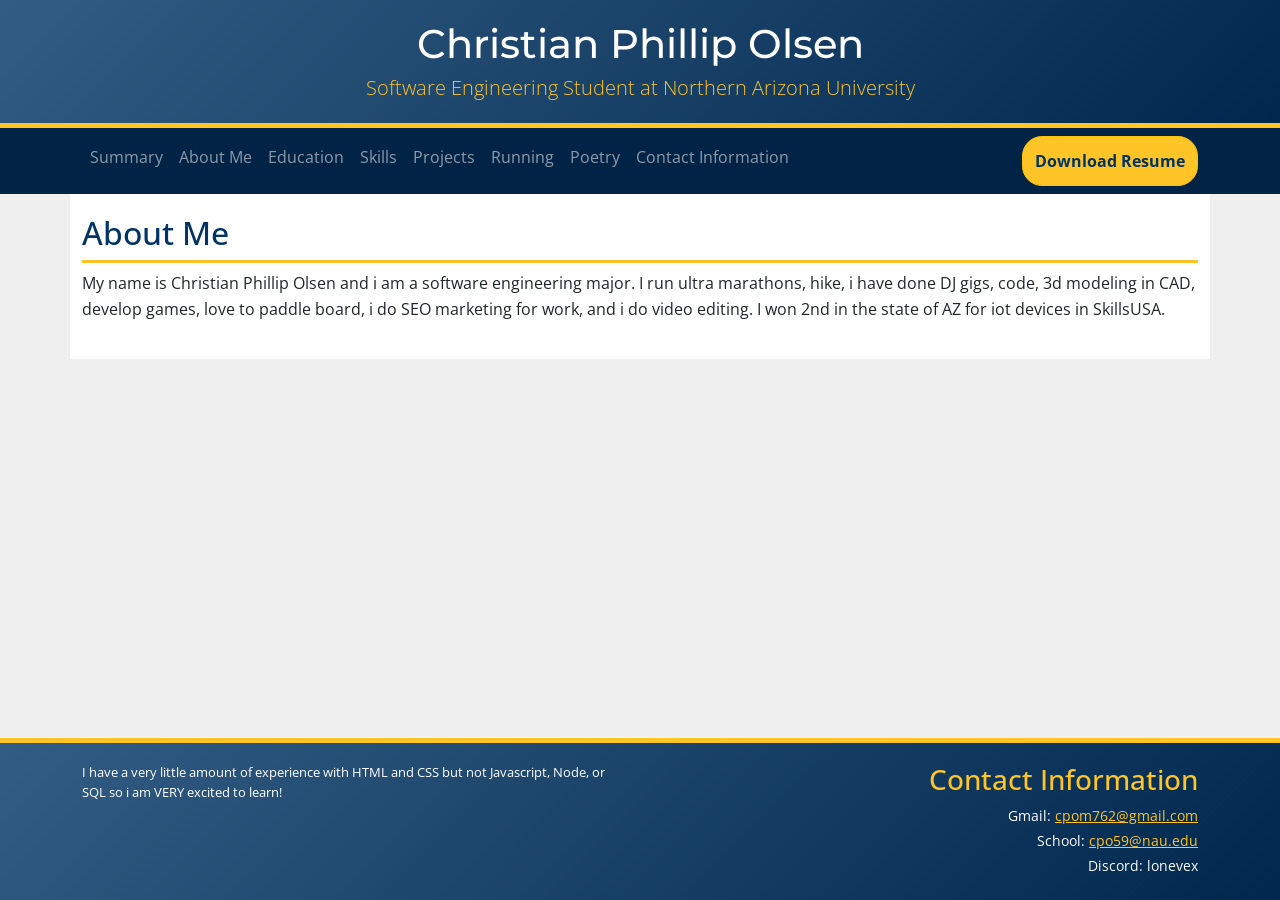
<file: AboutMe.html>
<!DOCTYPE html>
<html lang="en">
<head>
    <meta charset="UTF-8">
    <meta name="viewport" content="width=device-width, initial-scale=1.0">
    <link href="https://cdn.jsdelivr.net/npm/bootstrap@5.3.8/dist/css/bootstrap.min.css" rel="stylesheet">
    <link href="https://fonts.googleapis.com/css2?family=Montserrat:wght@600;800&family=Open+Sans:wght@400;600&display=swap" rel="stylesheet">
    <link rel="stylesheet" href="Master.css">
    <title>About Me</title>
</head>
<body>

    <header class="bg-gradient">
        <div class="container">
            <div class="row">
                <div class="col text-center">
                    <h1>Christian Phillip Olsen</h1>
                    <p class="lead">Software Engineering Student at Northern Arizona University</p>
                </div>
            </div>
        </div>
    </header>
    <nav class="navbar navbar-expand-lg navbar-dark">
        <div class="container">
            <ul class="navbar-nav">
                <li class="nav-item"><a class="nav-link" href="index.html">Summary</a></li>
                <li class="nav-item"><a class="nav-link" href="AboutMe.html">About Me</a></li>
                <li class="nav-item"><a class="nav-link" href="Education.html">Education</a></li>
                <li class="nav-item"><a class="nav-link" href="Skills.html">Skills</a></li>
                <li class="nav-item"><a class="nav-link" href="Projects.html">Projects</a></li>
                <li class="nav-item"><a class="nav-link" href="Running.html">Running</a></li>
                <li class="nav-item"><a class="nav-link" href="Poetry.html">Poetry</a></li>
                <li class="nav-item"><a class="nav-link" href="Contact.html">Contact Information</a></li>
            </ul>
            <a class="resume btn btn-warning" href="https://docs.google.com/document/d/1mn1eNetuWI7vO4YYlXjGNv_hZwvM4GlTqqZtdAN6zBE/export?format=pdf">Download Resume</a>
        </div>
    </nav>

    <main class="container">
        <div class="row">
            <div class="col">
        <h2>About Me</h2>

        <p>
            My name is Christian Phillip Olsen and i am a software engineering major. I run ultra marathons, hike, i have done DJ gigs, code, 3d modeling in CAD, develop games, love to paddle board, i do SEO marketing for work, and i do video editing. I won 2nd in the state of AZ for iot devices in SkillsUSA.
        </p>
            </div>
        </div>
    </main>

    <footer class="bg-gradient">
        <div class="container">
            <div class="row">
                <div class="col-md-6">
                    <p class="note">I have a very little amount of experience with HTML and CSS but not Javascript, Node, or SQL so i am VERY excited to learn!</p>
                </div>
                <div class="contact col-md-6">
                    <h3>Contact Information</h3>
                    <p>Gmail: <a href="mailto:cpom762@gmail.com">cpom762@gmail.com</a></p>
                    <p>School: <a href="mailto:cpo59@nau.edu">cpo59@nau.edu</a></p>
                    <p>Discord: lonevex</p>
                </div>
            </div>
        </div>
    </footer>

</body>
</html>
</file>
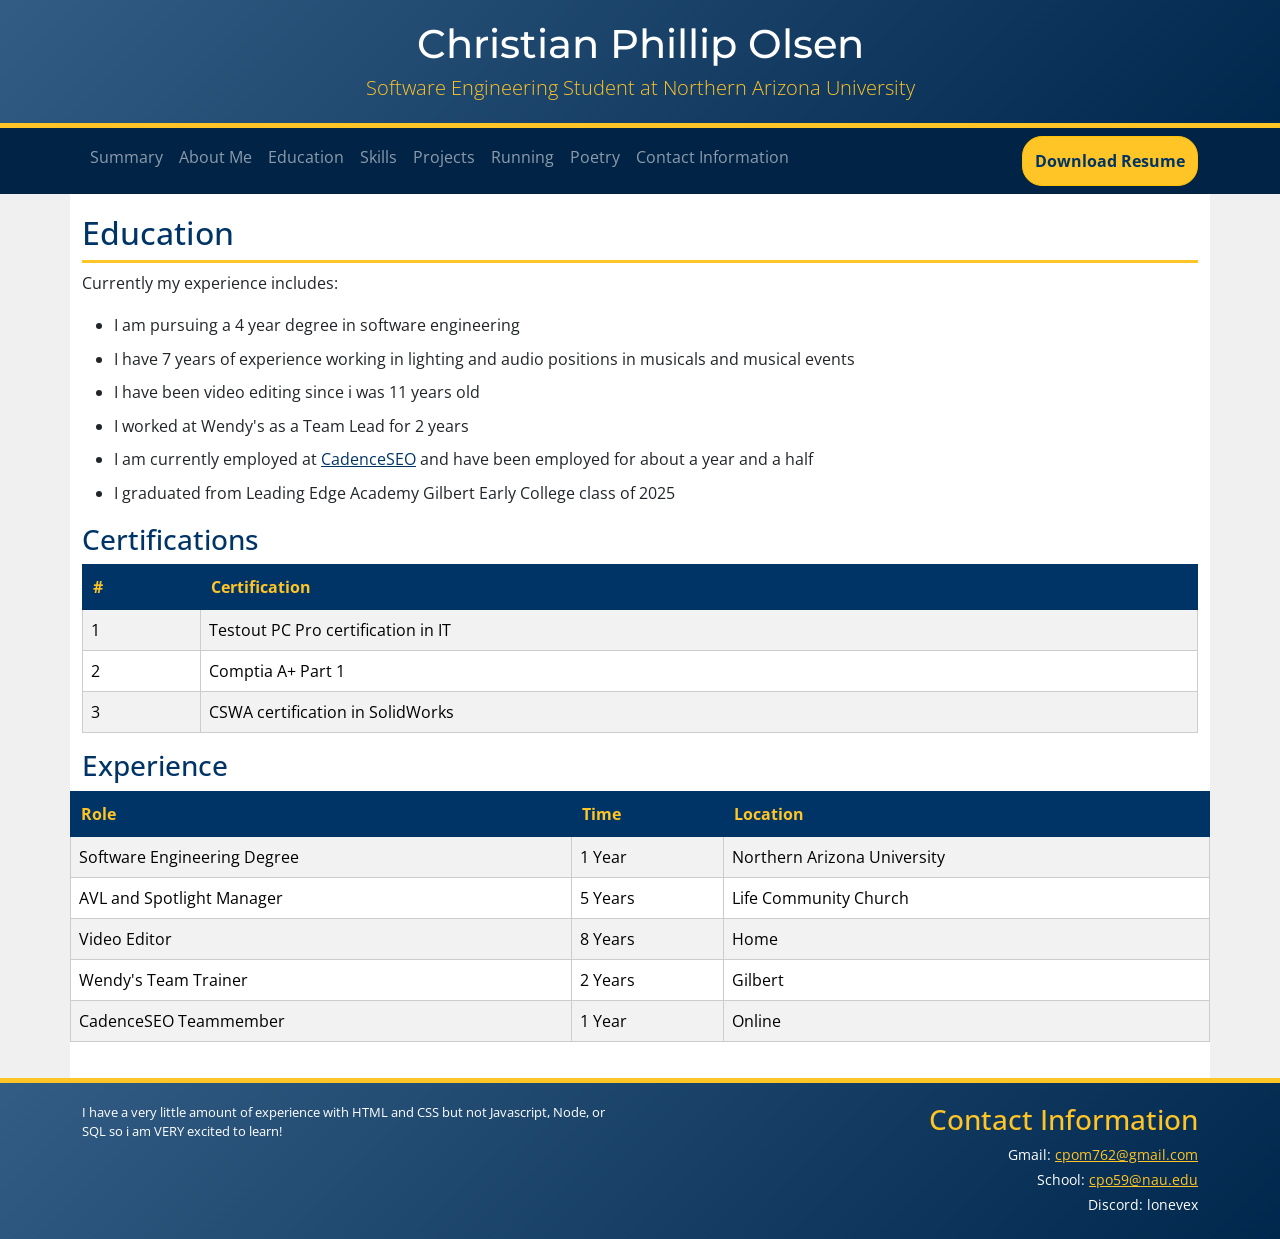
<file: Education.html>
<!DOCTYPE html>
<html lang="en">
<head>
    <meta charset="UTF-8">
    <meta name="viewport" content="width=device-width, initial-scale=1.0">
    <link href="https://cdn.jsdelivr.net/npm/bootstrap@5.3.8/dist/css/bootstrap.min.css" rel="stylesheet">
    <link href="https://fonts.googleapis.com/css2?family=Montserrat:wght@600;800&family=Open+Sans:wght@400;600&display=swap" rel="stylesheet">
    <link rel="stylesheet" href="Master.css">
    <title>Education</title>
</head>
<body>

    <header class="bg-gradient">
        <div class="container">
            <div class="row">
                <div class="col text-center">
                    <h1>Christian Phillip Olsen</h1>
                    <p class="lead">Software Engineering Student at Northern Arizona University</p>
                </div>
            </div>
        </div>
    </header>
    <nav class="navbar navbar-expand-lg navbar-dark">
        <div class="container">
            <ul class="navbar-nav">
                <li class="nav-item"><a class="nav-link" href="index.html">Summary</a></li>
                <li class="nav-item"><a class="nav-link" href="AboutMe.html">About Me</a></li>
                <li class="nav-item"><a class="nav-link" href="Education.html">Education</a></li>
                <li class="nav-item"><a class="nav-link" href="Skills.html">Skills</a></li>
                <li class="nav-item"><a class="nav-link" href="Projects.html">Projects</a></li>
                <li class="nav-item"><a class="nav-link" href="Running.html">Running</a></li>
                <li class="nav-item"><a class="nav-link" href="Poetry.html">Poetry</a></li>
                <li class="nav-item"><a class="nav-link" href="Contact.html">Contact Information</a></li>
            </ul>
            <a class="resume btn btn-warning" href="https://docs.google.com/document/d/1mn1eNetuWI7vO4YYlXjGNv_hZwvM4GlTqqZtdAN6zBE/export?format=pdf">Download Resume</a>
        </div>
    </nav>

    <main class="container">
        <div class="row">
            <div class="col">
        <h2>Education</h2>

        <p>Currently my experience includes:</p>

        <ul>
            <li>I am pursuing a 4 year degree in software engineering</li>
            <li>I have 7 years of experience working in lighting and audio positions in musicals and musical events</li>
            <li>I have been video editing since i was 11 years old</li>
            <li>I worked at Wendy's as a Team Lead for 2 years</li>
            <li>I am currently employed at <a href="https://www.cadenceseo.com/">CadenceSEO</a> and have been employed for about a year and a half</li>
            <li>I graduated from Leading Edge Academy Gilbert Early College class of 2025</li>
        </ul>

        <h3>Certifications</h3>

            <table class="table table-striped table-hover">
                <thead>
                    <tr>
                        <th>#</th>
                        <th>Certification</th>
                    </tr>
                </thead>
                <tbody>
                    <tr><td>1</td><td>Testout PC Pro certification in IT</td></tr>
                    <tr><td>2</td><td>Comptia A+ Part 1</td></tr>
                    <tr><td>3</td><td>CSWA certification in SolidWorks</td></tr>
                </tbody>
                </tbody>
        </table>
        </div>

        <h3>Experience</h3>

        <table class="table table-striped table-hover">
            <thead>
            <tr>
                <th>Role</th>
                <th>Time</th>
                <th>Location</th>
            </tr>
            </thead>
            <tbody>
            <tr>
                <td>Software Engineering Degree</td>
                <td>1 Year</td>
                <td>Northern Arizona University</td>
            </tr>
            <tr>
                <td>AVL and Spotlight Manager</td>
                <td>5 Years</td>
                <td>Life Community Church</td>
            </tr>
            <tr>
                <td>Video Editor</td>
                <td>8 Years</td>
                <td>Home</td>
            </tr>
            <tr>
                <td>Wendy's Team Trainer</td>
                <td>2 Years</td>
                <td>Gilbert</td>
            </tr>
            <tr>
                <td>CadenceSEO Teammember</td>
                <td>1 Year</td>
                <td>Online</td>
            </tr>
            </tbody>
        </table>
            </div>
        </div>
    </main>

    <footer class="bg-gradient">
        <div class="container">
            <div class="row">
                <div class="col-md-6">
                    <p class="note">I have a very little amount of experience with HTML and CSS but not Javascript, Node, or SQL so i am VERY excited to learn!</p>
                </div>
                <div class="contact col-md-6">
                    <h3>Contact Information</h3>
                    <p>Gmail: <a href="mailto:cpom762@gmail.com">cpom762@gmail.com</a></p>
                    <p>School: <a href="mailto:cpo59@nau.edu">cpo59@nau.edu</a></p>
                    <p>Discord: lonevex</p>
                </div>
            </div>
        </div>
    </footer>

</body>
</html>
</file>
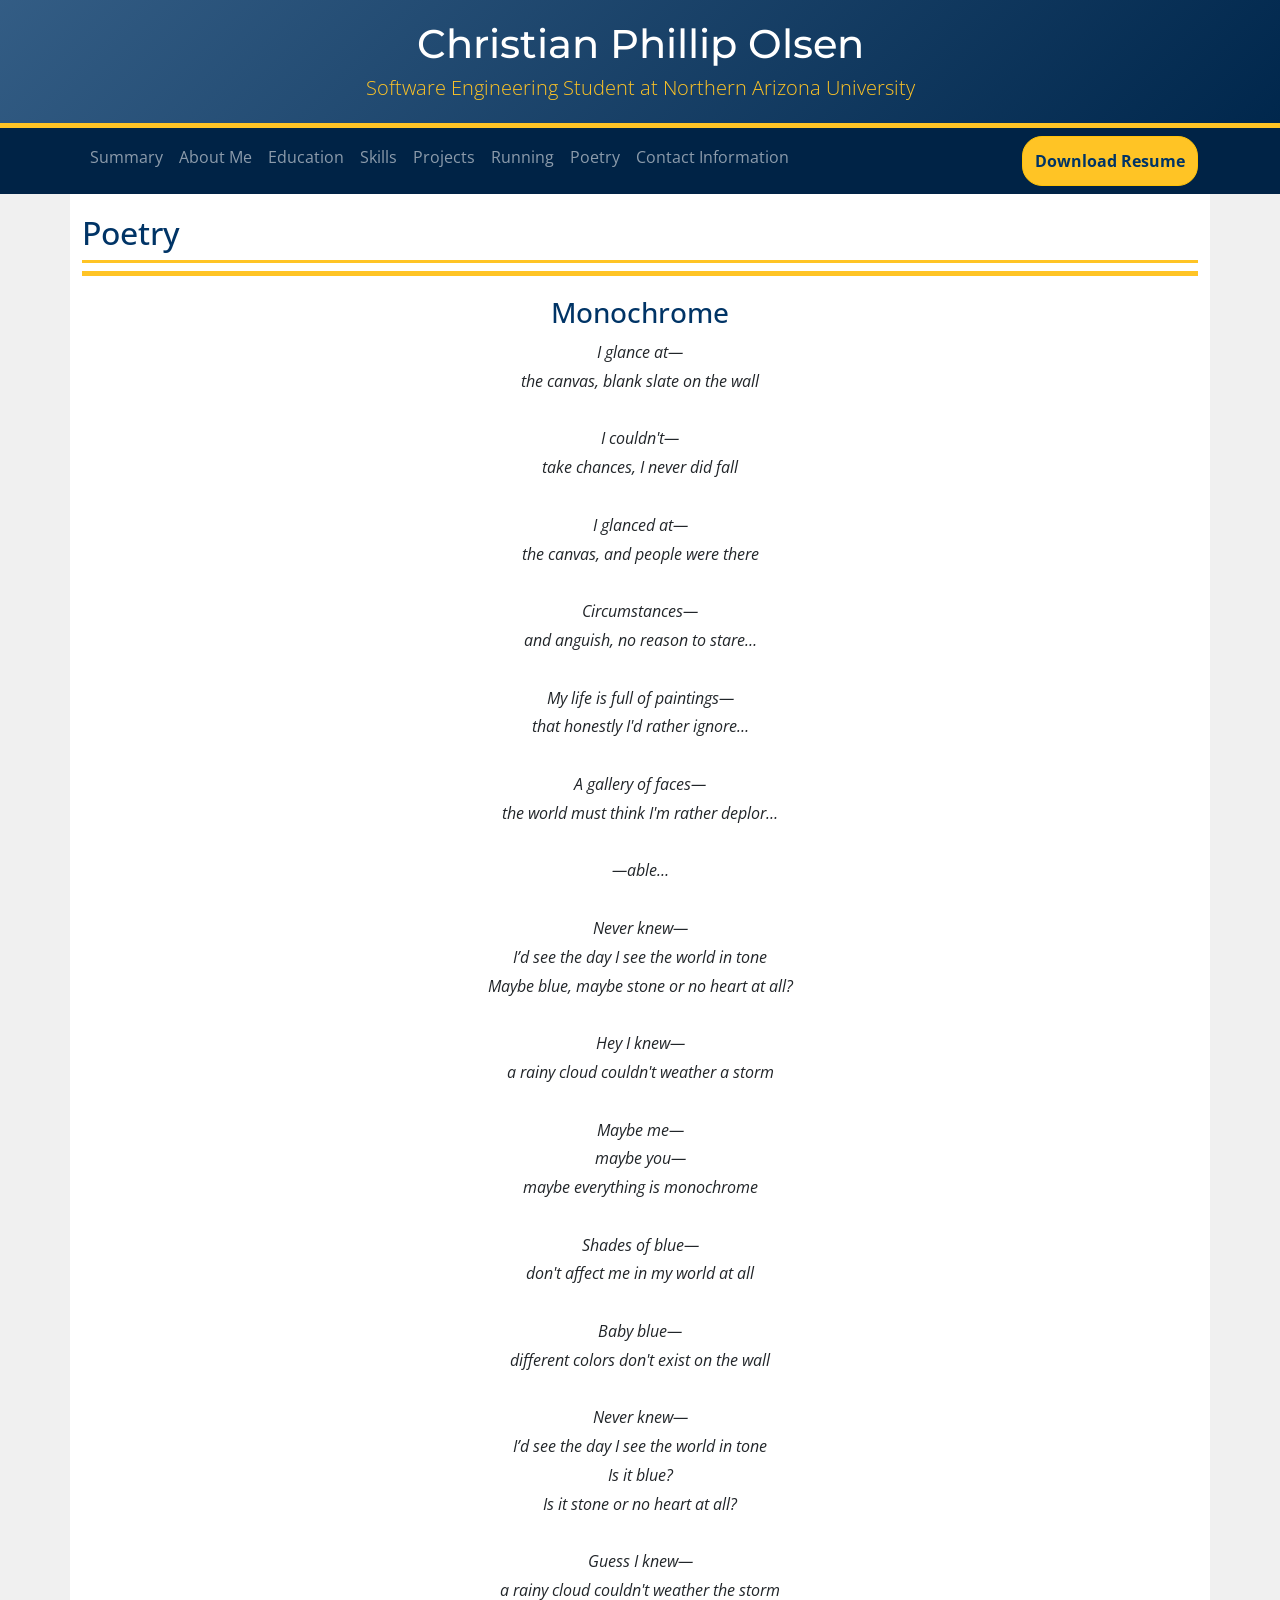
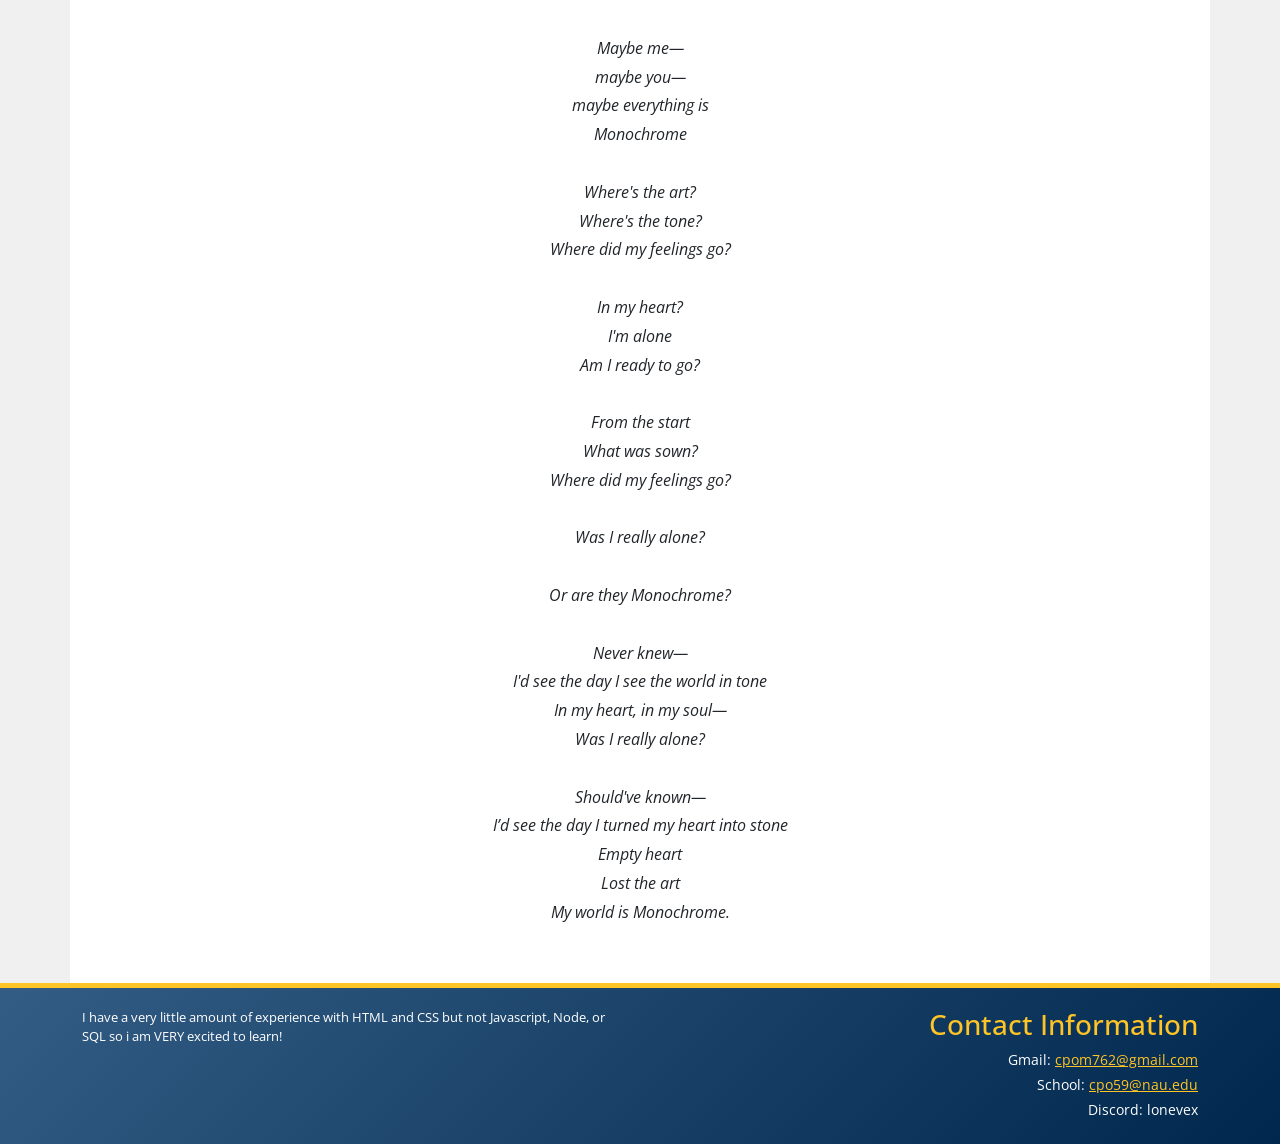
<file: Poetry.html>
<!DOCTYPE html>
<html lang="en">
<head>
    <meta charset="UTF-8">
    <meta name="viewport" content="width=device-width, initial-scale=1.0">
    <link href="https://cdn.jsdelivr.net/npm/bootstrap@5.3.8/dist/css/bootstrap.min.css" rel="stylesheet">
    <link href="https://fonts.googleapis.com/css2?family=Montserrat:wght@600;800&family=Open+Sans:wght@400;600&display=swap" rel="stylesheet">
    <link rel="stylesheet" href="Master.css">
    <title>Poetry</title>
</head>
<body>

    <header class="bg-gradient">
        <div class="container">
            <div class="row">
                <div class="col text-center">
                    <h1>Christian Phillip Olsen</h1>
                    <p class="lead">Software Engineering Student at Northern Arizona University</p>
                </div>
            </div>
        </div>
    </header>
    <nav class="navbar navbar-expand-lg navbar-dark">
        <div class="container">
            <ul class="navbar-nav">
                <li class="nav-item"><a class="nav-link" href="index.html">Summary</a></li>
                <li class="nav-item"><a class="nav-link" href="AboutMe.html">About Me</a></li>
                <li class="nav-item"><a class="nav-link" href="Education.html">Education</a></li>
                <li class="nav-item"><a class="nav-link" href="Skills.html">Skills</a></li>
                <li class="nav-item"><a class="nav-link" href="Projects.html">Projects</a></li>
                <li class="nav-item"><a class="nav-link" href="Running.html">Running</a></li>
                <li class="nav-item"><a class="nav-link" href="Poetry.html">Poetry</a></li>
                <li class="nav-item"><a class="nav-link" href="Contact.html">Contact Information</a></li>
            </ul>
            <a class="resume btn btn-warning" href="https://docs.google.com/document/d/1mn1eNetuWI7vO4YYlXjGNv_hZwvM4GlTqqZtdAN6zBE/export?format=pdf">Download Resume</a>
        </div>
    </nav>

    <main class="container">
        <div class="row">
            <div class="col">
        <h2>Poetry</h2>

        <div class="poem">
            <h3>Monochrome</h3>
            <p>
I glance at—<br>
                the canvas, blank slate on the wall<br>
                <br>
                I couldn't—<br>
                take chances, I never did fall<br>
                <br>
                I glanced at—<br>
                the canvas, and people were there<br>
                <br>
                Circumstances—<br>
                and anguish, no reason to stare…<br>
                <br>
                My life is full of paintings—<br>
                that honestly I'd rather ignore…<br>
                <br>
                A gallery of faces—<br>
                the world must think I'm rather deplor…<br>
                <br>
                —able…<br>
                <br>
                Never knew—<br>
                I’d see the day I see the world in tone<br>
                Maybe blue, maybe stone or no heart at all?<br>
                <br>
                Hey I knew—<br>
                a rainy cloud couldn't weather a storm<br>
                <br>
                Maybe me— <br>
                maybe you— <br>
                maybe everything is monochrome<br>
                <br>
                Shades of blue—<br>
                don't affect me in my world at all<br>
                <br>
                Baby blue—<br>
                different colors don't exist on the wall<br>
                <br>
                Never knew—<br>
                I’d see the day I see the world in tone<br>
                Is it blue?<br>
                Is it stone or no heart at all?<br>
                <br>
                Guess I knew— <br>
                a rainy cloud couldn't weather the storm<br>
                <br>
                Maybe me— <br>
                maybe you— <br>
                maybe everything is<br>
                Monochrome<br>
                <br>
                Where's the art?<br>
                Where's the tone?<br>
                Where did my feelings go?<br>
                <br>
                In my heart?<br>
                I'm alone<br>
                Am I ready to go?<br>
                <br>
                From the start<br>
                What was sown?<br>
                Where did my feelings go?<br>
                <br>
                Was I really alone?<br>
                <br>
                Or are they Monochrome?<br>
                <br>
                Never knew—<br>
                I'd see the day I see the world in tone<br>
                In my heart, in my soul— <br>
                Was I really alone?<br>
                <br>
                Should've known—<br>
                I’d see the day I turned my heart into stone<br>
                Empty heart<br>
                Lost the art<br>
                My world is Monochrome.<br>
            </p>
        </div>
            </div>
        </div>
    </main>

    <footer class="bg-gradient">
        <div class="container">
            <div class="row">
                <div class="col-md-6">
                    <p class="note">I have a very little amount of experience with HTML and CSS but not Javascript, Node, or SQL so i am VERY excited to learn!</p>
                </div>
                <div class="contact col-md-6">
                    <h3>Contact Information</h3>
                    <p>Gmail: <a href="mailto:cpom762@gmail.com">cpom762@gmail.com</a></p>
                    <p>School: <a href="mailto:cpo59@nau.edu">cpo59@nau.edu</a></p>
                    <p>Discord: lonevex</p>
                </div>
            </div>
        </div>
    </footer>

</body>
</html>
</file>
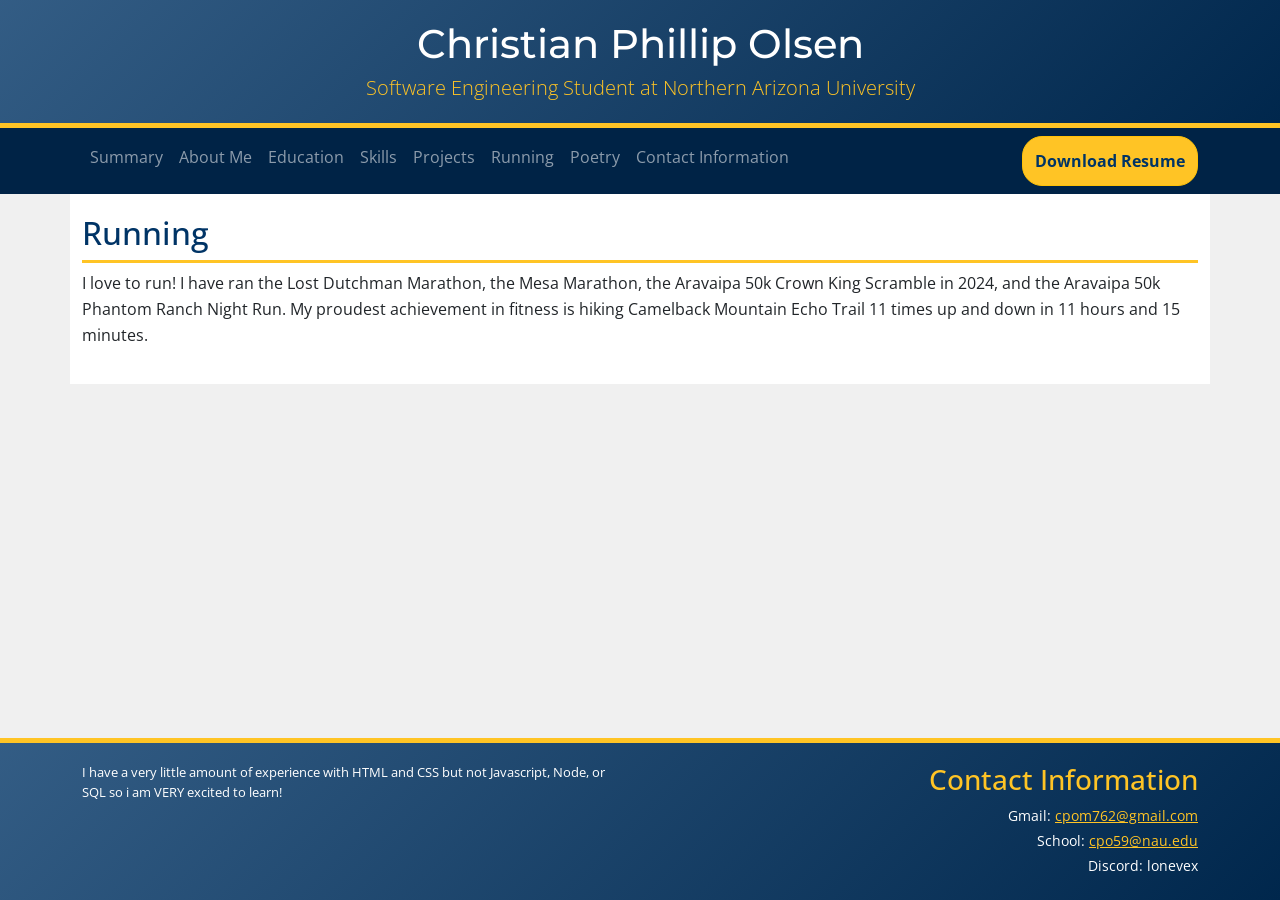
<file: Running.html>
<!DOCTYPE html>
<html lang="en">
<head>
    <meta charset="UTF-8">
    <meta name="viewport" content="width=device-width, initial-scale=1.0">
    <link href="https://cdn.jsdelivr.net/npm/bootstrap@5.3.8/dist/css/bootstrap.min.css" rel="stylesheet">
    <link href="https://fonts.googleapis.com/css2?family=Montserrat:wght@600;800&family=Open+Sans:wght@400;600&display=swap" rel="stylesheet">
    <link rel="stylesheet" href="Master.css">
    <title>Running</title>
</head>
<body>

    <header class="bg-gradient">
        <div class="container">
            <div class="row">
                <div class="col text-center">
                    <h1>Christian Phillip Olsen</h1>
                    <p class="lead">Software Engineering Student at Northern Arizona University</p>
                </div>
            </div>
        </div>
    </header>
    <nav class="navbar navbar-expand-lg navbar-dark">
        <div class="container">
            <ul class="navbar-nav">
                <li class="nav-item"><a class="nav-link" href="index.html">Summary</a></li>
                <li class="nav-item"><a class="nav-link" href="AboutMe.html">About Me</a></li>
                <li class="nav-item"><a class="nav-link" href="Education.html">Education</a></li>
                <li class="nav-item"><a class="nav-link" href="Skills.html">Skills</a></li>
                <li class="nav-item"><a class="nav-link" href="Projects.html">Projects</a></li>
                <li class="nav-item"><a class="nav-link" href="Running.html">Running</a></li>
                <li class="nav-item"><a class="nav-link" href="Poetry.html">Poetry</a></li>
                <li class="nav-item"><a class="nav-link" href="Contact.html">Contact Information</a></li>
            </ul>
            <a class="resume btn btn-warning" href="https://docs.google.com/document/d/1mn1eNetuWI7vO4YYlXjGNv_hZwvM4GlTqqZtdAN6zBE/export?format=pdf">Download Resume</a>
        </div>
    </nav>

    <main class="container">
        <div class="row">
            <div class="col">
        <h2>Running</h2>

        <p>
            I love to run! I have ran the Lost Dutchman Marathon, the Mesa Marathon, the Aravaipa 50k Crown King Scramble in 2024, and the Aravaipa 50k Phantom Ranch Night Run. My proudest achievement in fitness is hiking Camelback Mountain Echo Trail 11 times up and down in 11 hours and 15 minutes.
        </p>
            </div>
        </div>
    </main>

    <footer class="bg-gradient">
        <div class="container">
            <div class="row">
                <div class="col-md-6">
                    <p class="note">I have a very little amount of experience with HTML and CSS but not Javascript, Node, or SQL so i am VERY excited to learn!</p>
                </div>
                <div class="contact col-md-6">
                    <h3>Contact Information</h3>
                    <p>Gmail: <a href="mailto:cpom762@gmail.com">cpom762@gmail.com</a></p>
                    <p>School: <a href="mailto:cpo59@nau.edu">cpo59@nau.edu</a></p>
                    <p>Discord: lonevex</p>
                </div>
            </div>
        </div>
    </footer>

</body>
</html>
</file>
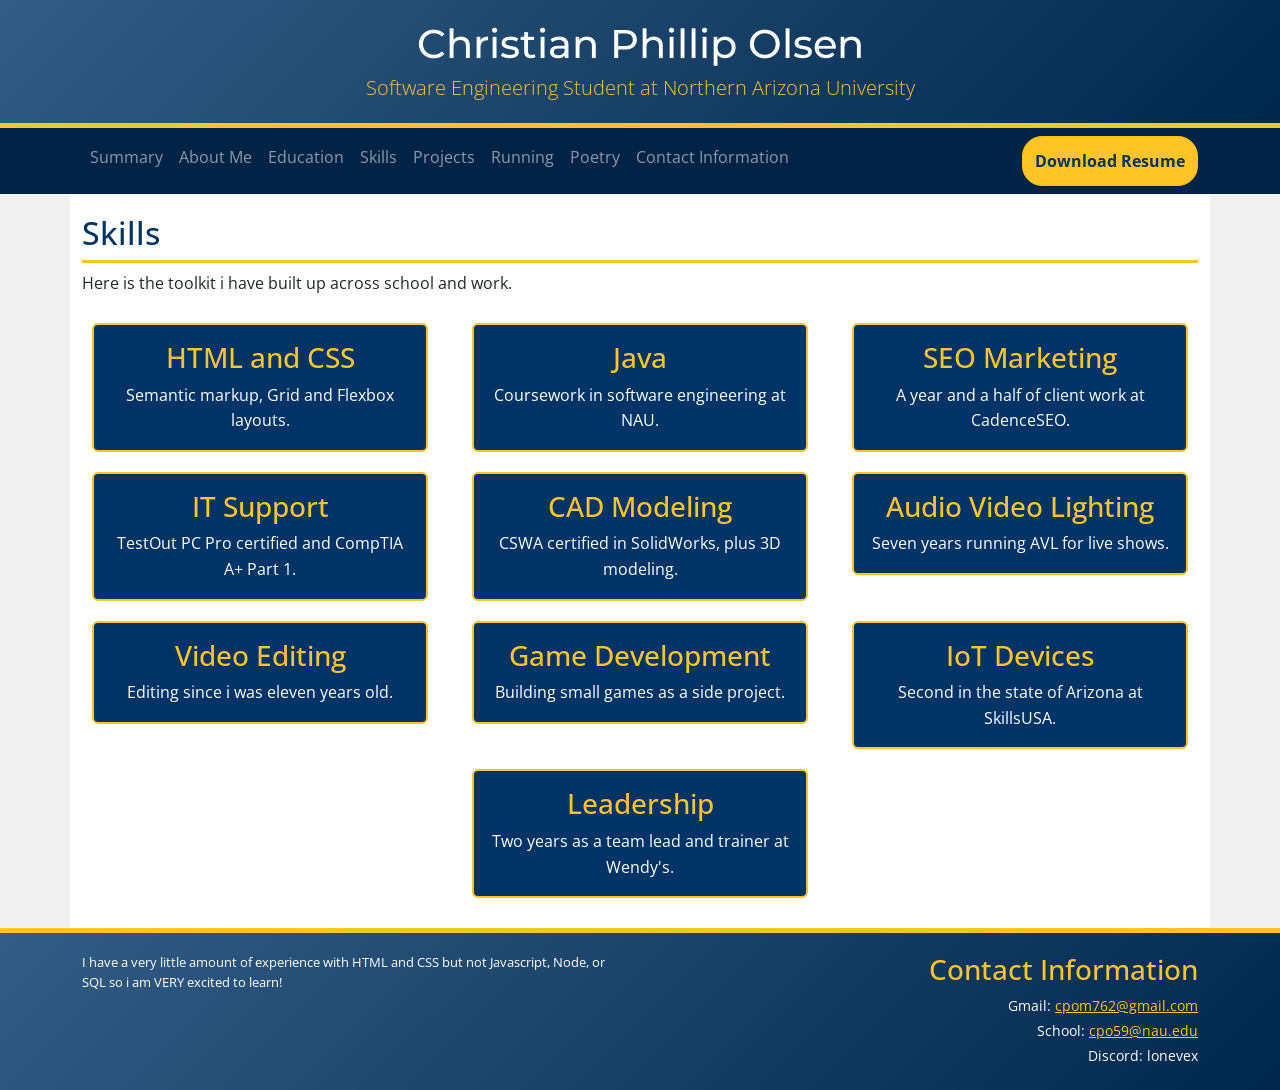
<file: Skills.html>
<!DOCTYPE html>
<html lang="en">
<head>
    <meta charset="UTF-8">
    <meta name="viewport" content="width=device-width, initial-scale=1.0">
    <link href="https://cdn.jsdelivr.net/npm/bootstrap@5.3.8/dist/css/bootstrap.min.css" rel="stylesheet">
    <link href="https://fonts.googleapis.com/css2?family=Montserrat:wght@600;800&family=Open+Sans:wght@400;600&display=swap" rel="stylesheet">
    <link rel="stylesheet" href="Master.css">
    <title>Skills</title>
</head>
<body>

    <header class="bg-gradient">
        <div class="container">
            <div class="row">
                <div class="col text-center">
                    <h1>Christian Phillip Olsen</h1>
                    <p class="lead">Software Engineering Student at Northern Arizona University</p>
                </div>
            </div>
        </div>
    </header>
    <nav class="navbar navbar-expand-lg navbar-dark">
        <div class="container">
            <ul class="navbar-nav">
                <li class="nav-item"><a class="nav-link" href="index.html">Summary</a></li>
                <li class="nav-item"><a class="nav-link" href="AboutMe.html">About Me</a></li>
                <li class="nav-item"><a class="nav-link" href="Education.html">Education</a></li>
                <li class="nav-item"><a class="nav-link" href="Skills.html">Skills</a></li>
                <li class="nav-item"><a class="nav-link" href="Projects.html">Projects</a></li>
                <li class="nav-item"><a class="nav-link" href="Running.html">Running</a></li>
                <li class="nav-item"><a class="nav-link" href="Poetry.html">Poetry</a></li>
                <li class="nav-item"><a class="nav-link" href="Contact.html">Contact Information</a></li>
            </ul>
            <a class="resume btn btn-warning" href="https://docs.google.com/document/d/1mn1eNetuWI7vO4YYlXjGNv_hZwvM4GlTqqZtdAN6zBE/export?format=pdf">Download Resume</a>
        </div>
    </nav>

    <main class="container">
        <div class="row">
            <div class="col">
        <h2>Skills</h2>

        <p>Here is the toolkit i have built up across school and work.</p>

        <div class="skills row">
            <div class="col-md-4">
                <div class="skill card">
                    <div class="card-body">
                        <h3 class="card-title">HTML and CSS</h3>
                        <p class="card-text">Semantic markup, Grid and Flexbox layouts.</p>
                    </div>
                </div>
            </div>

            <div class="col-md-4">
                <div class="skill card">
                    <div class="card-body">
                        <h3 class="card-title">Java</h3>
                        <p class="card-text">Coursework in software engineering at NAU.</p>
                    </div>
                </div>
            </div>

            <div class="col-md-4">
                <div class="skill card">
                    <div class="card-body">
                        <h3 class="card-title">SEO Marketing</h3>
                        <p class="card-text">A year and a half of client work at CadenceSEO.</p>
                    </div>
                </div>
            </div>

            <div class="col-md-4">
                <div class="skill card">
                    <div class="card-body">
                        <h3 class="card-title">IT Support</h3>
                        <p class="card-text">TestOut PC Pro certified and CompTIA A+ Part 1.</p>
                    </div>
                </div>
            </div>

            <div class="col-md-4">
                <div class="skill card">
                    <div class="card-body">
                        <h3 class="card-title">CAD Modeling</h3>
                        <p class="card-text">CSWA certified in SolidWorks, plus 3D modeling.</p>
                    </div>
                </div>
            </div>

            <div class="col-md-4">
                <div class="skill card">
                    <div class="card-body">
                        <h3 class="card-title">Audio Video Lighting</h3>
                        <p class="card-text">Seven years running AVL for live shows.</p>
                    </div>
                </div>
            </div>

            <div class="col-md-4">
                <div class="skill card">
                    <div class="card-body">
                        <h3 class="card-title">Video Editing</h3>
                        <p class="card-text">Editing since i was eleven years old.</p>
                    </div>
                </div>
            </div>

            <div class="col-md-4">
                <div class="skill card">
                    <div class="card-body">
                        <h3 class="card-title">Game Development</h3>
                        <p class="card-text">Building small games as a side project.</p>
                    </div>
                </div>
            </div>

            <div class="col-md-4">
                <div class="skill card">
                    <div class="card-body">
                        <h3 class="card-title">IoT Devices</h3>
                        <p class="card-text">Second in the state of Arizona at SkillsUSA.</p>
                    </div>
                </div>
            </div>

            <div class="col-md-4">
                <div class="skill card">
                    <div class="card-body">
                        <h3 class="card-title">Leadership</h3>
                        <p class="card-text">Two years as a team lead and trainer at Wendy's.</p>
                    </div>
                </div>
            </div>
        </div>
            </div>
        </div>
    </main>

    <footer class="bg-gradient">
        <div class="container">
            <div class="row">
                <div class="col-md-6">
                    <p class="note">I have a very little amount of experience with HTML and CSS but not Javascript, Node, or SQL so i am VERY excited to learn!</p>
                </div>
                <div class="contact col-md-6">
                    <h3>Contact Information</h3>
                    <p>Gmail: <a href="mailto:cpom762@gmail.com">cpom762@gmail.com</a></p>
                    <p>School: <a href="mailto:cpo59@nau.edu">cpo59@nau.edu</a></p>
                    <p>Discord: lonevex</p>
                </div>
            </div>
        </div>
    </footer>

</body>
</html>
</file>
<file: Master.css>
body {
    margin: 0;
    font-family: 'Open Sans', Arial, sans-serif;
    background-color: #f0f0f0;
    display: flex;
    flex-direction: column;
    min-height: 100vh;
}

header,
footer {
    --bs-gradient: linear-gradient(135deg, rgba(255, 255, 255, 0.2), rgba(0, 0, 0, 0.25));
}

header {
    background-color: #003466;
    border-bottom: 5px solid #ffc425;
    padding: 20px;
}

.navbar {
    background-color: #002346;
}

main {
    background-color: #ffffff;
    padding: 20px;
}

footer {
    background-color: #003466;
    border-top: 5px solid #ffc425;
    margin-top: auto;
    padding: 20px;
    position: relative;
}

header h1 {
    font-family: 'Montserrat', sans-serif;
    margin: 0;
    color: #ffffff;
}

header p {
    margin: 5px 0 0 0;
    color: #ffc425;
}

nav ul {
    list-style-type: none;
    margin: 0;
    padding: 0;

    display: flex;
    flex-direction: column;
    justify-content: flex-start;
    align-items: stretch;
}

nav li {
    margin-bottom: 8px;
}

nav a {
    display: block;
    padding: 10px;
    color: #ffffff;
    text-decoration: none;
}

nav a:hover {
    background-color: #003466;
    color: #ffc425;
}

.resume {
    background-color: #ffc425;
    color: #003466;
    padding: 12px;
    border-radius: 20px;
    font-weight: bold;
    text-align: center;
    text-decoration: none;
}

.resume:hover {
    background-color: #ffffff;
    transform: scale(1.1);
    transition: transform 0.2s ease-in;
}

main h2 {
    color: #003466;
    border-bottom: 3px solid #ffc425;
    padding-bottom: 8px;
}

main h3 {
    color: #003466;
}

main p {
    line-height: 1.6;
}

main li {
    line-height: 1.6;
    margin-bottom: 8px;
}

main a {
    color: #003466;
}

main img {
    width: 300px;
    border: 3px solid #003466;
}

main video {
    width: 500px;
    max-width: 100%;
    border: 3px solid #003466;
}

table {
    width: 100%;
    border-collapse: collapse;
}

.table th {
    background-color: #003466;
    color: #ffc425;
    border: 1px solid #003466;
    padding: 10px;
    text-align: left;
}

td {
    border: 1px solid #cccccc;
    padding: 10px;
}

.skills {
    display: flex;
    flex-direction: row;
    flex-wrap: wrap;
    justify-content: center;
    align-items: stretch;
}

.skill {
    background-color: #003466;
    border: 2px solid #ffc425;
    margin: 10px;
    text-align: center;
}

.skills .skill:hover {
    background-color: #002346;
    border-color: #003466;
    transition: 0.3s ease-in-out;
    transform: scale(1.05);
}

.skill h3 {
    margin: 0 0 8px 0;
    color: #ffc425;
}

.skill p {
    margin: 0;
    color: #ffffff;
}

.project {
    border: 2px solid #003466;
    padding: 15px;
    margin-bottom: 20px;
}

.projectimages {
    display: flex;
    flex-direction: row;
    justify-content: space-evenly;
    padding: 30px;
    background-color: #003466;
    margin: 15px;
    border-bottom: 5px solid #ffc425;
    border-radius: 25px 25px 0 0;
    flex-wrap: wrap;
    align-content: space-evenly;

}

.projectimages img {
    border: 2px solid black;
    border-radius: 50px;
    margin: 15px;
}

.projectimages img:hover {
    transform: scale(1.2);
    transition: transform 0.2s ease-out;
}


.poem {
    border-top: 5px solid #ffc425;
    padding: 20px;
}

.poem h3 {
    text-align: center;
}

.poem p {
    font-style: italic;
    text-align: center;
    line-height: 1.8;
}

.contact {
    text-align: right;
}

.note {
    font-size: 13px;
    color: #ffffff;
}

.contact h3 {
    margin: 0 0 8px 0;
    color: #ffc425;
}

.contact p {
    margin: 4px 0;
    font-size: 14px;
    color: #ffffff;
}

.contact a {
    color: #ffc425;
}
</file>
